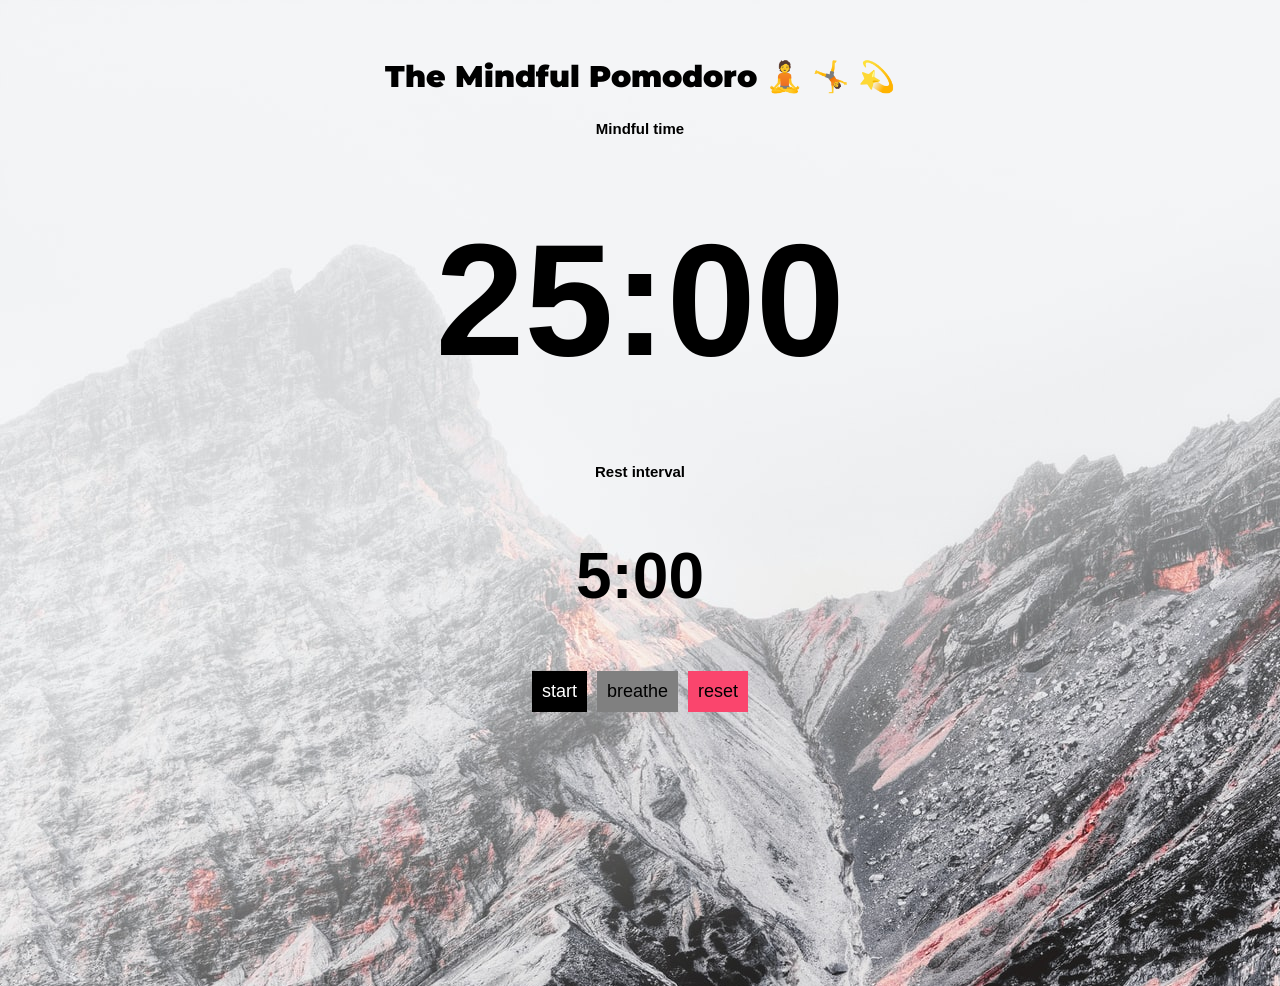
<file: index.html>
<!DOCTYPE html>
<html lang="en">
<head>
  <meta charset="utf-8">

  <title>The Mindful Pomodoro</title>
  <link rel="stylesheet" href="fac21/css/styles.css?v=1.0">

</head>

<body>
<h1>The Mindful Pomodoro 🧘 🤸 💫</h1>



<h2>Mindful time</h2>
<div class ="timer">
  <div id = "focus-mins">25</div>
  <div>:</div>
  <div id = "focus-secs">00</div>

<audio src="http://soundbible.com/mp3/service-bell_daniel_simion.mp3"></audio>
</div>

<h2>Rest interval</h2>
<div class = "interval">
<div id = "rest-mins">5</div>
<div>:</div>
<div id = "rest-secs">00</div>
</div>

<div class="buttons">
<button id="start">start</button>
  <button id="breathe">breathe</button>
  <button id="reset">reset</button>
</div>


<script src="fac21/script.js"></script>
</body>
</html>
</file>
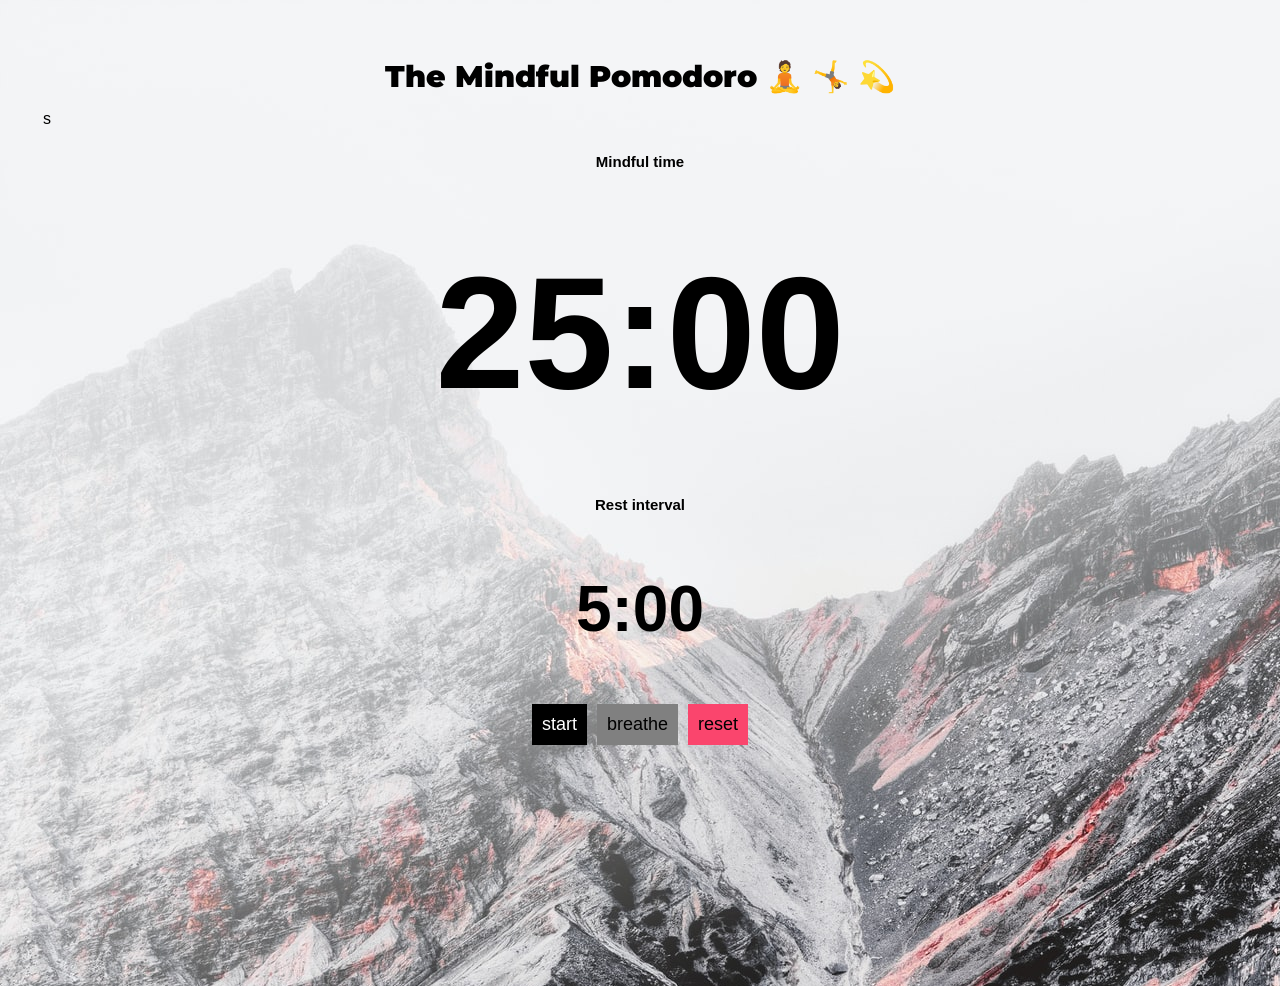
<file: fac21/index.html>
<!DOCTYPE html>
<html lang="en">
<head>
  <meta charset="utf-8">

  <title>The Mindful Pomodoro</title>
  <link rel="stylesheet" href="css/styles.css?v=1.0">

</head>

<body>
<h1>The Mindful Pomodoro 🧘 🤸 💫</h1>s



<h2>Mindful time</h2>
<div class ="timer">
  <div id = "focus-mins">25</div>
  <div>:</div>
  <div id = "focus-secs">00</div>

<audio src="http://soundbible.com/mp3/service-bell_daniel_simion.mp3"></audio>
</div>

<h2>Rest interval</h2>
<div class = "interval">
<div id = "rest-mins">5</div>
<div>:</div>
<div id = "rest-secs">00</div>
</div>

<div class="buttons">
<button id="start">start</button>
  <button id="breathe">breathe</button>
  <button id="reset">reset</button>
</div>


<script src="script.js"></script>
</body>
</html>
</file>
<file: fac21/css/styles.css>
@import url("https://fonts.googleapis.com/css2?family=Montserrat:ital,wght@0,300;0,500;1,900&display=swap");

body {
  height: 100vh;
  padding:35px;
  background-image: url("images/mountains.jpg");
  color: black;
  font-family: sans-serif;
}

h1 {
  margin: 15px 0;
  font-weight: 900;
  font-size: 30px;
  text-align: center;
  font-family: "Montserrat", sans-serif;
}

h2 {
  margin: 25px 0;
  font-weight: 900;
  font-size: 15px;
  text-align: center;
  }

input {
  transition: 0.5s ease-in-out;
  margin: 10px 0;
  font-size: 18px;
  padding: 5px;
  background: rgba(0, 0, 0, 0.11);
  border: none;
}
.buttons {
  display: flex;
  justify-content: center;
  align-items: center;
  height: 10%;
}
button {
  margin: 5px;
  padding: 10px;
  border: none;
  font-size: 18px;
  transition: 0.5s ease-in-out;
}
label {
  font-size: 12px;
}

#start {
  background: black;
  color: white;
}

#start:hover {
  background-color: #eb5e0b;
  cursor:pointer;
}

#breathe {
  background: grey;
  cursor:pointer;
}

#breathe:hover {
  background-color: #eb5e0b;
  cursor:pointer;
}

#reset {
  background: rgb(250, 69, 109);
  color: #000000;
  cursor:pointer;
}

#reset:hover {
  background-color: #eb5e0b;
  cursor:pointer;
}

.interval {
  padding: 3px;
  display: flex;
  position: relative;
  justify-content: center;
  align-items: center;
  font-weight: bold;
  height: 15%;
  font-size: 4rem;
}

.resume {
  background: rgb(131, 10, 252);
  color: white;
}

.timer {
  padding: 3px;
  display: flex;
  position: relative;
  justify-content: center;
  align-items: center;
  font-weight: bold;
  height: 30%;
  font-size: 10rem;
}
</file>
